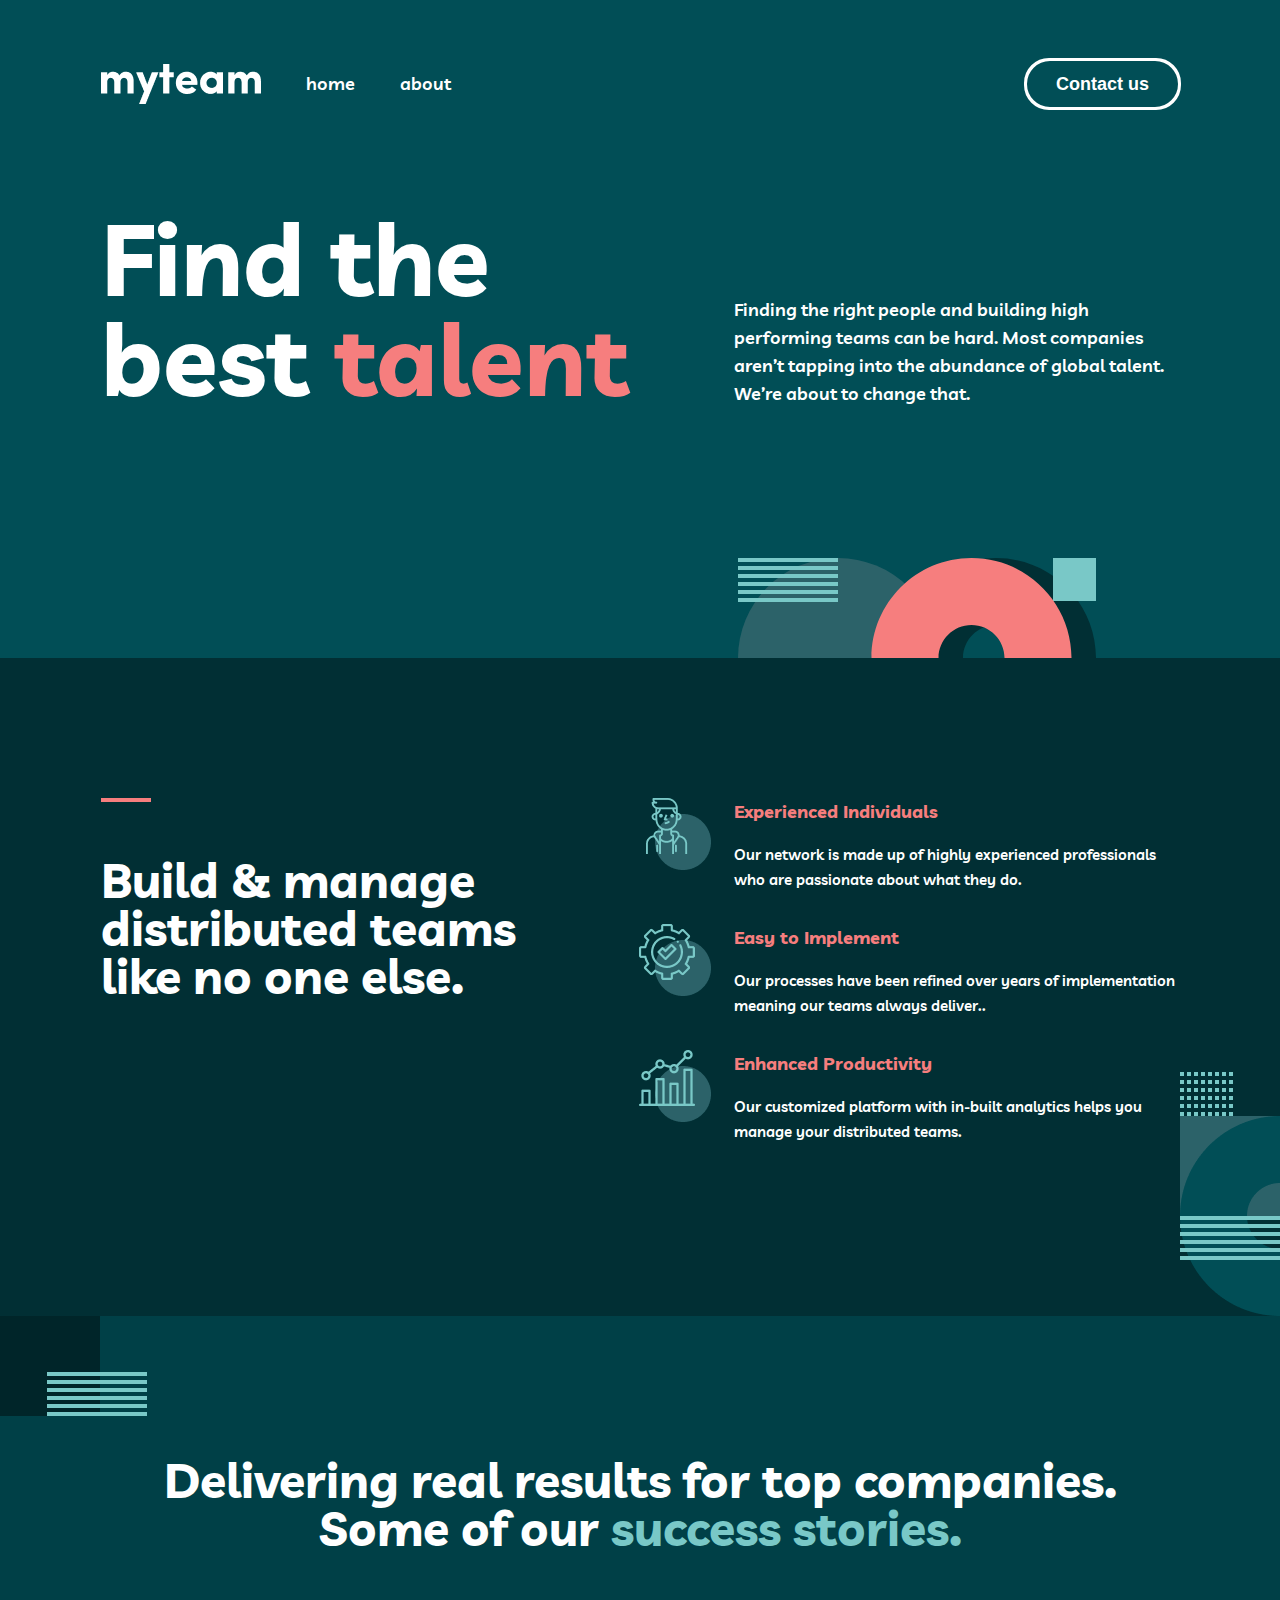
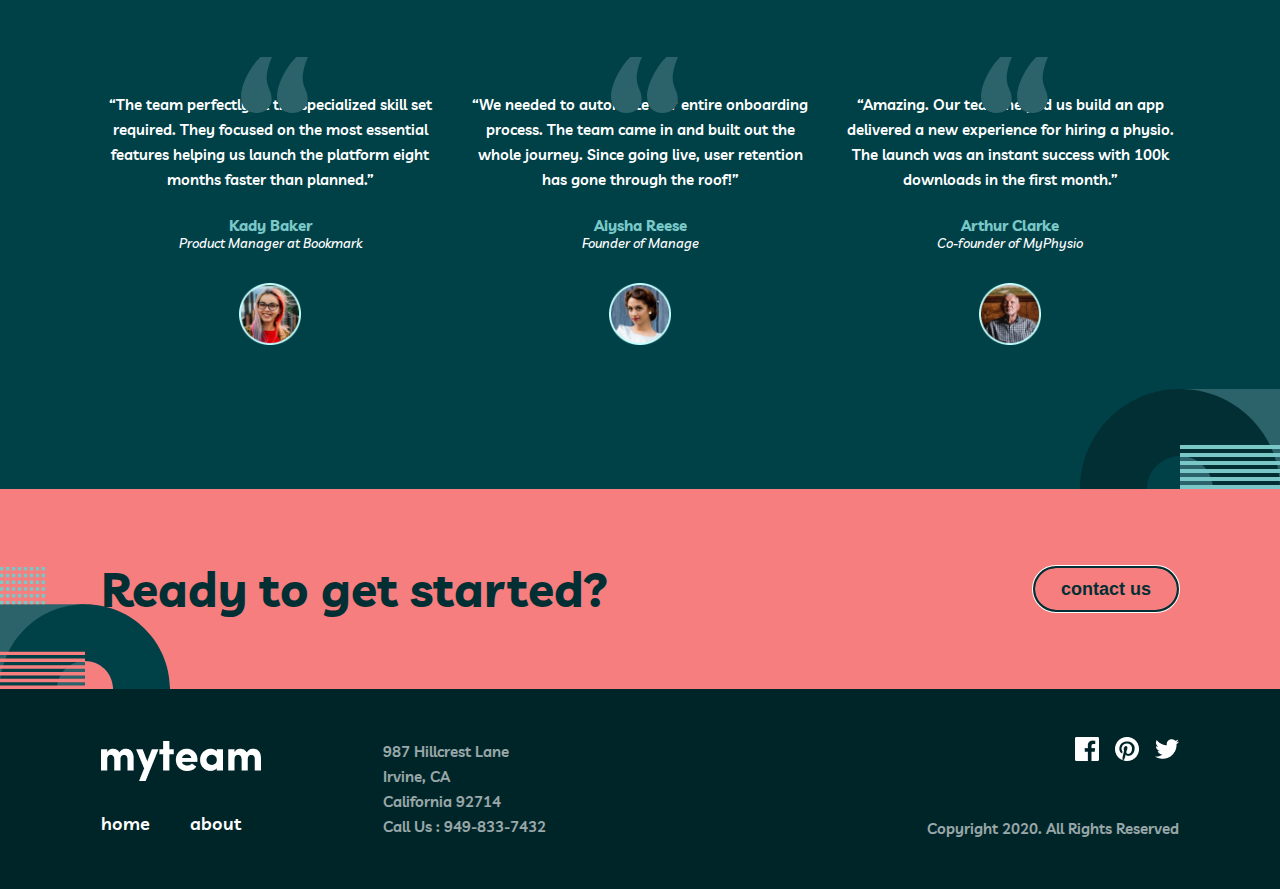
<file: index.html>
<!DOCTYPE html>
<html lang="en">

<head>
    <meta charset="UTF-8">
    <meta name="viewport" content="width=device-width, initial-scale=1.0">
    <link rel="stylesheet"
        href="https://fonts.googleapis.com/css2?family=Livvic:wght@100;200;300;400;500;600;700;900&display=swap"
        rel="stylesheet" />
    <link rel="stylesheet" href="./style.css">
    <title>Home</title>
</head>
<body>
    <header>
        <div class="container">
            <div class="header_main">
                <div class="header_links">
                    <img src="./assets/img/myteam.png" alt="">
                    <a class="header_link__item" href="#">Home</a>
                    <a class="header_link__item" href="./about.html">About</a>
                </div>
                <div>
                    <button class="header_btn">Contact us<button>
                            <button class="burger_btn">
                                <img src="./assets/img/icon/burger/burger.png" alt="">
                      </button>
                </div>
            </div>
            <div class="hero">
                <h1 class="hero_title">Find the best <span class="hero_title__span">talent</span></h1>
                <div class="hero_text_main">
                    <span class="hero_text__topborder"></span>
                    <p class="hero_text">Finding the right people and building high performing teams can be hard. Most
                        companies aren’t tapping into the abundance of global talent. We’re about to change that.</p>
                </div>
            </div>
        </div>
        <div>
            <img class="hero_left_img" src="./assets/img/hero_left.jpg" alt="left_bg">
            <img class="hero_bottom_img" src="./assets/img/Group 7 (1).svg" alt="btm_bg">
        </div>
    </header>
    <main>
        <section class="build">
            <div class="container build_main">
                <div class="build_desc">
                    <span class="build_desc__span"></span>
                    <h2 class="build_desc__text">Build & manage distributed teams like no one else.</h2>
                </div>
                <div>
                    <div class="build_individual">
                        <img src="./assets/img/Group 11.png" alt="">
                        <div class="build_individual__type">
                            <p class="build_individual__titile">Experienced Individuals</p>
                            <p class="build_individual__text">Our network is made up of highly experienced professionals
                                who are passionate about what they do.</p>
                        </div>
                    </div>
                    <div class="build_individual">
                        <img src="./assets/img/Group 12.png" alt="">
                        <div class="build_individual__type">
                            <p class="build_individual__titile">Easy to Implement</p>
                            <p class="build_individual__text">Our processes have been refined over years of
                                implementation meaning our teams always deliver..</p>
                        </div>
                    </div>
                    <div class="build_individual">
                        <img src="./assets/img/Group 13.png" alt="">
                        <div class="build_individual__type">
                            <p class="build_individual__titile">Enhanced Productivity</p>
                            <p class="build_individual__text">Our customized platform with in-built analytics helps you
                                manage your distributed teams.</p>
                        </div>
                    </div>
                </div>
            </div>
            <img class="build_bg__img" src="./assets/img/main_right.img.png" alt="">
        </section>

        <section class="deliver">
            <div class="container">
                <h1 class="deliver_title">Delivering real results for top companies. Some of our <span
                        class="deliver_title__span">success stories.</span></h1>
                <div class="deliver_main">
                    <div class="deliver_card">
                        <p class="deliver_card__dsc"> “The team perfectly fit the specialized skill set <br>required.
                            They focused on the most essential <br> features helping us launch the platform eight <br>
                            months faster than planned.”</p>
                        <h3 class="deliver_card__name">Kady Baker</h3>
                        <p class="deliver_card__text">Product Manager at Bookmark</p>
                        <img class="deliver_card__img" src="./assets/img/1-opa.png" alt="">
                        <img class="deliver_card_bgicon" src="./assets/img/qoshtirnog.svg" alt="">
                    </div>
                    <div class="deliver_card">
                        <h3 class="deliver_card__dsc"> “We needed to automate our entire onboarding <br>process. The
                            team
                            came in and built out the <br> whole journey. Since going live, user retention <br> has gone
                            through the roof!”</p>
                            <h3 class="deliver_card__name">Aiysha Reese</h3>
                            <p class="deliver_card__text">Founder of Manage</p>
                            <img class="deliver_card__img" src="./assets/img/2-opa.png" alt="">
                            <img class="deliver_card_bgicon" src="./assets/img/qoshtirnog.svg" alt="">
                    </div>
                    <div class="deliver_card">
                        <p class="deliver_card__dsc"> “Amazing. Our team helped us build an app <br> delivered a new
                            experience for hiring a physio. <br> The launch was an instant success with 100k <br>
                            downloads in the first month.”</p>
                        <h3 class="deliver_card__name">Arthur Clarke</h3>
                        <p class="deliver_card__text">Co-founder of MyPhysio</p>
                        <img class="deliver_card__img" src="./assets/img/brat.png" alt="">
                        <img class="deliver_card_bgicon" src="./assets/img/qoshtirnog.svg" alt="">
                    </div>
                </div>
            </div>
            <img class="deliver_left__bg" src="./assets/img/box.svg" alt="">
            <img class="deliver_bottom__bg" src="./assets/img/circle.svg" alt="">
        </section>

        <section class="start">
            <div class="container start_main">
                <h2 class="start_title">Ready to get started?</h2>
                <button class="start_btn">contact us</button>
            </div>
            <img class="start_bg__icon" src="./assets/img/footer-png.svg" alt="">
        </section>
    </main>
    <footer>
        <div class="container footer_main">
            <div class="footer_main__desc">
                <div>
                    <a href="">
                        <img src="./assets/img/myteam.png" alt="">
                    </a>
                    <ul class="footer_link__main">
                        <li><a class="footer_link" href="#">home</a></li>
                        <li><a class="footer_link" href="#">about</a></li>
                    </ul>
                </div>
                <p class="footer_info owner">987 Hillcrest Lane <br> Irvine, CA <br> California 92714 <br> Call Us :
                    949-833-7432</p>
            </div>
            <div class="footer_social__box">
                <div class="footer_social">
                    <img src="./assets/img/icons.png " alt="">
                </div>
                <p class="footer_info">Copyright 2020. All Rights Reserved</p>
            </div>
        </div>
    </footer>
</body>
</html>
</file>
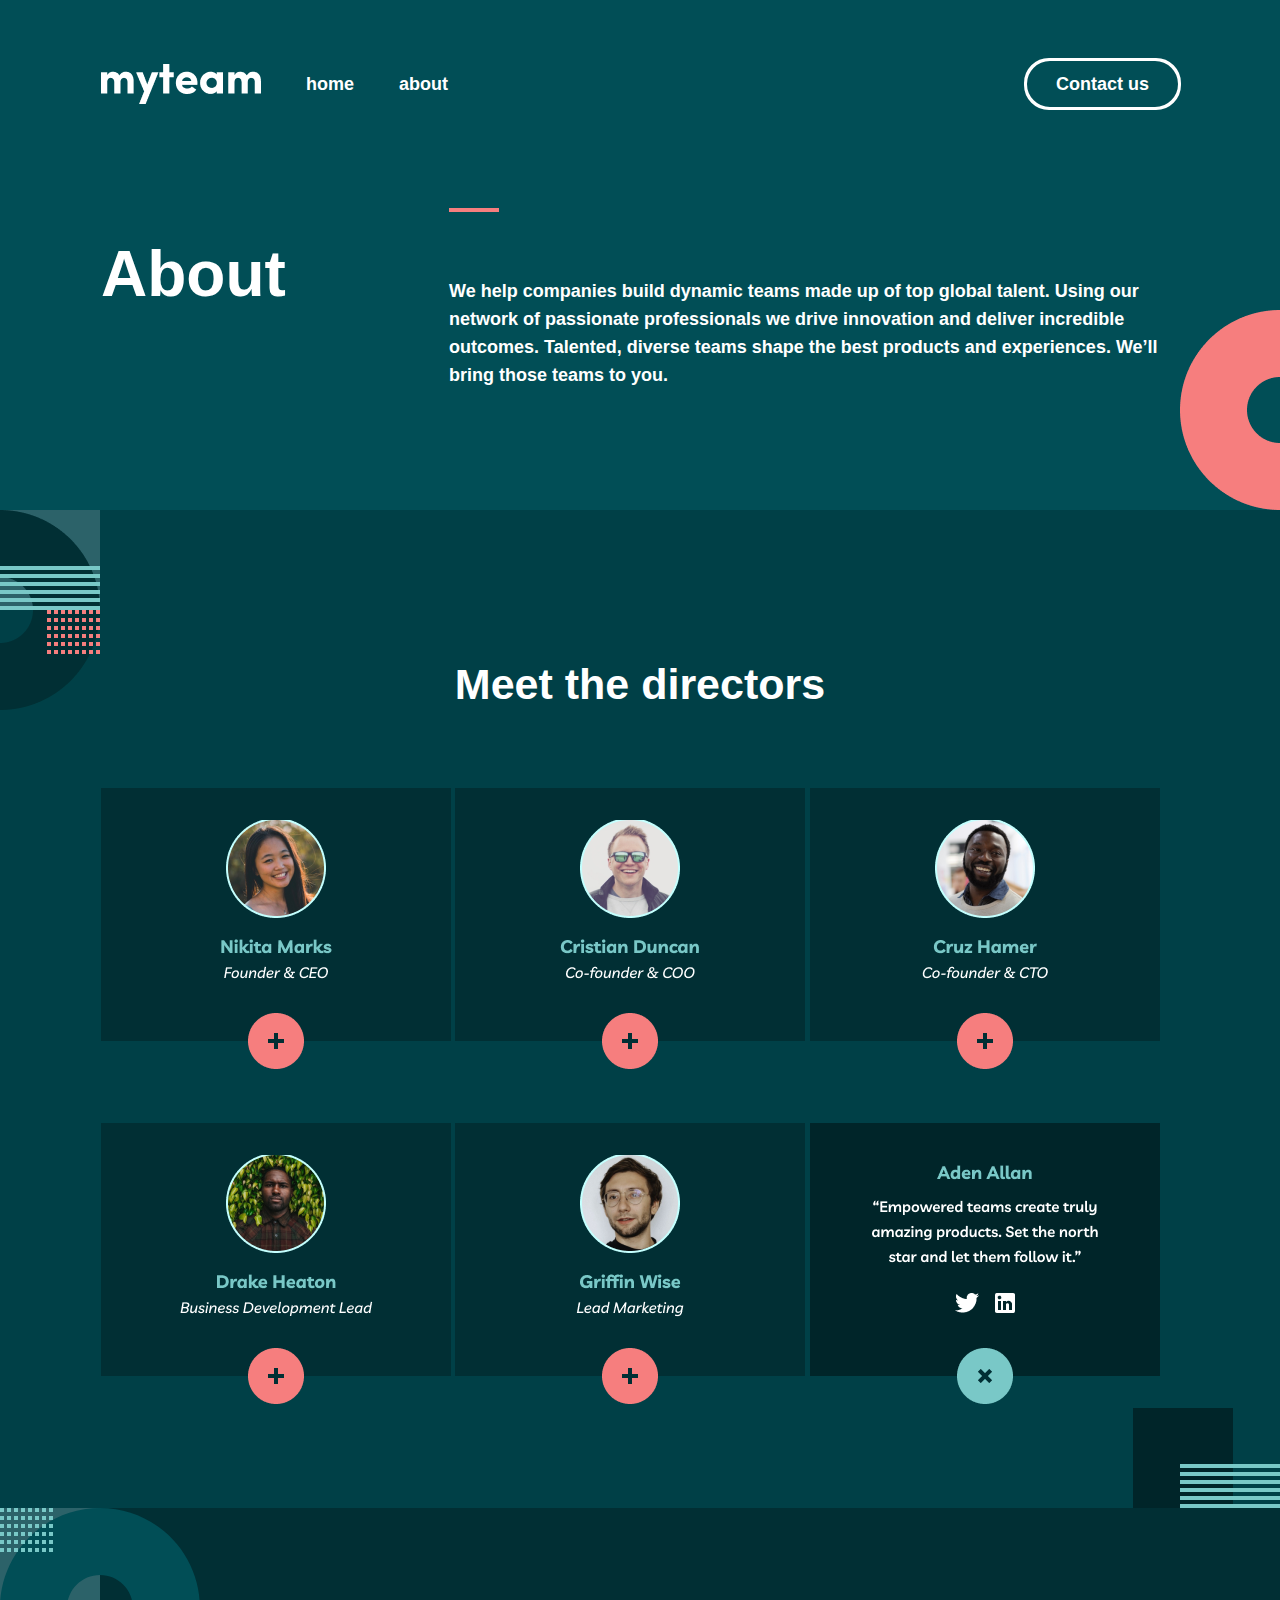
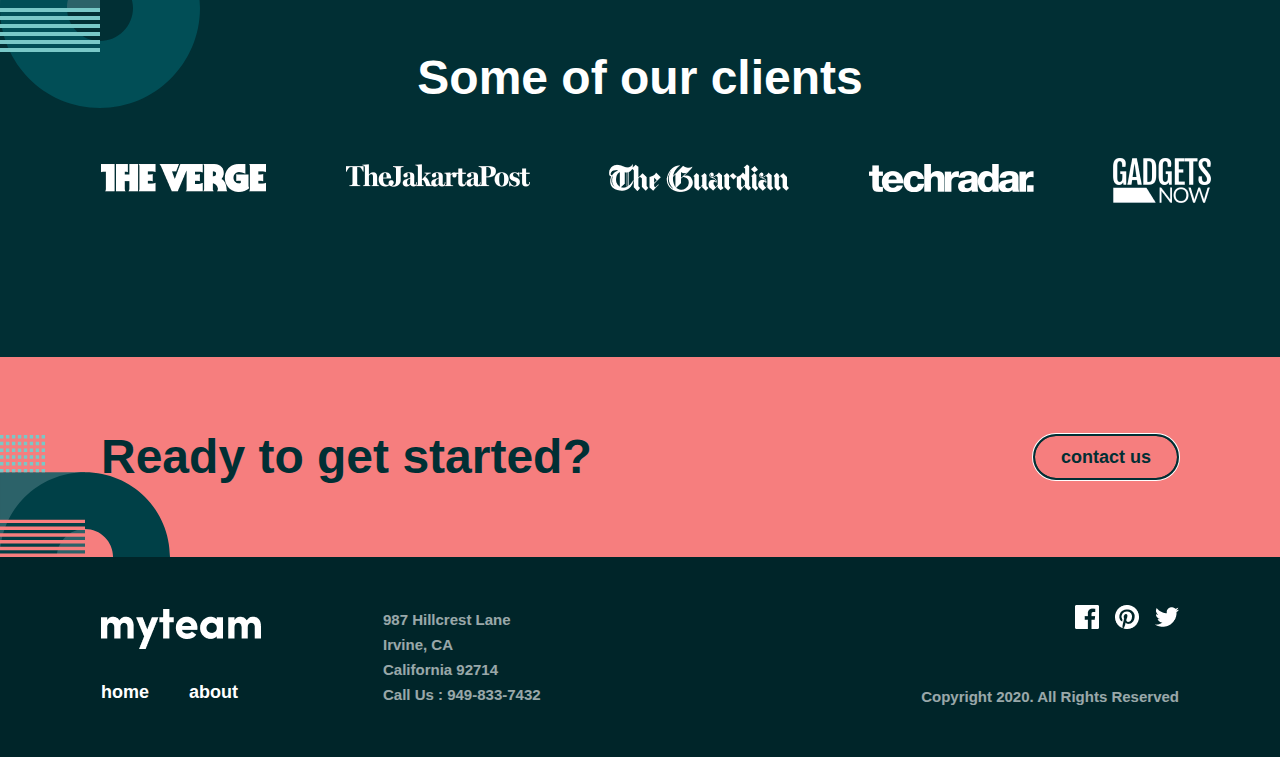
<file: about.html>
<!DOCTYPE html>
<html lang="en">
<head>
    <meta charset="UTF-8">
    <meta name="viewport" content="width=device-width, initial-scale=1.0">
    <link rel="stylesheet" href="./style.css">
    <title>ABOUT</title>
</head>
<body class="about_body">
    <header>
        <div class="container about_back">
            <div class="header_main">
                <div class="header_links">
                    <img src="./assets/img/myteam.png" alt="">
                    <a class="header_link__item" href="./index.html ">Home</a>
                    <a class="header_link__item" href="#">About</a>
                </div>
                <div>
                    <button class="header_btn">Contact us<button>
                            <button class="burger_btn">
                                <img src="./assets/img/icon/burger/burger.png" alt="">
                      </button>
                </div>
            </div>  
            <div class="about_main">
                <h2 class="about_title">About</h2>
                <div class="about_title_main">
                    <span class="about_title_topborder"></span>
                    <p class="about_text">We help companies build dynamic teams made up of top global talent. Using our network of passionate professionals we drive innovation and deliver incredible outcomes. Talented, diverse teams shape the best products and experiences. We’ll bring those teams to you.</p>
                </div>
            </div> 
        </div>
        <img class="about_img" src="./assets/img/about_img.png" alt="">
    </header>
    <main class="about_meet">
        <div class="container">
            <div class="about_links">
                <h2 class="meet_links_text">Meet the directors</h2>
                <div class="about_meet__img">
                    <img class="meet_img" src="./assets/img/about rasm1.png" alt="">
                    <img class="meet_img" src="./assets/img/about rasm2.png" alt="">
                    <img class="meet_img" src="./assets/img/about rasm3.png" alt="">
                    <div class="about_meet2">
                        <img class="meet_img" src="./assets/img/about rasm4.png" alt="">
                        <img class="meet_img" src="./assets/img/about rasm5.png" alt="">
                        <img class="meet_img" src="./assets/img/about rasm6.png" alt="">
                    </div>
                </div>
            </div>
        </div>
        <img class="about_img_src" src="./assets/img/about left.png.png" alt="">
        <img class="about_img_alt" src="./assets/img/about box.png.png" alt="">
    </main>
    <section class="section_some">
        <div class="container">
            <h2 class="section_some__text">Some of our clients</h2>
            <div class="section_some_img">
                <img src="./assets/img/section_some.png.png" alt="">
            </div>
        </div>
        <img class="section_some__right" src="./assets/img/section_some.right.svg" alt="">
    </section>
    <section class="start">
        <div class="container start_main">
            <h2 class="start_title">Ready to get started?</h2>
            <button class="start_btn">contact us</button>
        </div>
        <img class="start_bg__icon" src="./assets/img/footer-png.svg" alt="">
    </section>
</main>
<footer>
    <div class="container footer_main">
        <div class="footer_main__desc">
            <div>
                <a href="">
                    <img src="./assets/img/myteam.png" alt="">
                </a>
                <ul class="footer_link__main">
                    <li><a class="footer_link" href="#">home</a></li>
                    <li><a class="footer_link" href="#">about</a></li>
                </ul>
            </div>
            <p class="footer_info owner">987 Hillcrest Lane <br> Irvine, CA <br> California 92714 <br> Call Us :
                949-833-7432</p>
        </div>
        <div class="footer_social__box">
            <div class="footer_social">
                <img src="./assets/img/icons.png " alt="">
            </div>
            <p class="footer_info">Copyright 2020. All Rights Reserved</p>
        </div>
    </div>
</footer>
</body>
</html>
</file>
<file: style.css>
:root {
    --primary: #014e56
}

*,
*::after,
*::before {
    box-sizing: border-box;
    margin: 0;
    padding: 0;
}

body {
    font-family: "Livvic", sans-serif;
}

a {
    text-decoration: none;
}

.container {
    max-width: 1110px;
    margin: 0 auto;
    padding: 0 1rem;
}

button {
    border: none;
    background-color: transparent;
    outline: auto;
    cursor: pointer;
}

header {
    background-color: var(--primary);
    position: relative;
}

.header_main {
    display: flex;
    align-items: center;
    justify-content: space-between;
    padding: 60px 0 100px 0;
}

.header_links {
    display: flex;
    align-items: center;
    column-gap: 45px;
    text-transform: lowercase;
}

.header_link__item {
    color: #fff;
    font-size: 18px;
    font-weight: 600;
    line-height: 28px;
    border-bottom: 1px solid transparent;
    transition: all 0.3s;
}

.header_link__item:hover {
    border-bottom: 1px solid white;
    transition: all 0.3s;
}

.header_btn {
    color: #fff;
    border-radius: 24px;
    border: px;
    font-size: 18px;
    font-weight: 600;
    line-height: 28px;
    padding: 10px 30px;
    transition: all 0.3s;
}

.header_btn:hover {
    color: #002529;
    font-size: 18px;
    background-color: #fff;
    transition: all 0.3s;
}

.burger_btn {
    display: none;
    outline: none;
}

.hero {
    padding-bottom: 250px;
    display: flex;
    align-items: end;
    justify-content: space-between;
}

.hero_title {
    width: 605px;
    color: #fff;
    font-size: 100px;
    font-weight: 700;
    line-height: 100px;
}

.hero_title__span {
    color: #f67e7e;
    font-size: 100px;
    font-weight: 700;
    line-height: 100px;
}

.hero_text {
    width: 445px;
    color: #fff;
    font-size: 18px;
    font-weight: 600;
    line-height: 28px;
    padding-top: 65px;
}

.hero_text__topborder {
    display: block;
    width: 50px;
    height: 4px;
    background-color: #79c8c7;
}

.hero_left_img {
    position: absolute;
    bottom: 252px;
}

.hero_bottom_img {
    position: absolute;
    bottom: 0;
    right: 184px;
}

.build {
    background-color: #012F34;
    position: relative;
    padding: 140px 0;
}

.build_main {
    display: flex;
    align-items: start;
    justify-content: space-between;
}

.build_bg__img {
    position: absolute;
    bottom: 0;
    right: 0;
}

.build_desc__text {
    max-width: 445px;
    color: #fff;
    font-size: 48px;
    font-weight: 700;
    line-height: 48px;
    padding-top: 54px;
}

.build_desc__span {
    display: block;
    width: 50px;
    height: 4px;
    background-color: #f67e7e;
}

.build_individual {
    display: flex;
    align-items: start;
    column-gap: 23px;
    padding-bottom: 32px;
}

.build_individual__type {
    max-width: 445px;
}

.build_individual__titile {
    color: #f67e7e;
    font-size: 18px;
    font-weight: 700;
    line-height: 28px;
    padding-bottom: 1rem;
}

.build_individual__text {
    color: #fff;
    font-size: 15px;
    font-weight: 600;
    line-height: 25px;
}

.deliver {
    background-color: #004047;
    padding: 140px 0;
    position: relative;
}

.deliver_left__bg {
    position: absolute;
    left: 0;
    top: 0;
}

.deliver_bottom__bg {
    position: absolute;
    right: 0;
    bottom: 0;
}

.deliver_title {
    color: #fff;
    text-align: center;
    font-size: 48px;
    font-weight: 700;
    line-height: 48px;
}

.deliver_title__span {
    color: #79c8c7;
    font-size: 48px;
}

.deliver_main {
    display: grid;
    column-gap: 2rem;
    row-gap: 100px;
    grid-template-columns: repeat(auto-fit, minmax(325px, 1fr));
    margin-top: 60px;
}

.deliver_card {
    text-align: center;
    padding-top: 80px;
    position: relative;
    /* z-index: 10; */
}

.deliver_card_bgicon {
    position: absolute;
    top: 45px;
    left: 140px;
}

.deliver_card__dsc {
    color: #fff;
    font-size: 15px;
    font-weight: 600;
    line-height: 25px;
    z-index: 10;

}

.deliver_card__name {
    color: #79c8c7;
    font-size: 15px;
    font-weight: 700;
    padding-top: 24px;
}

.deliver_card__text {
    color: #fff;
    font-size: 13px;
    font-style: italic;
    font-weight: 500;
    padding-bottom: 32px;
}

.deliver_card__img {
    max-width: 62px;
}

.start {
    background-color: #f67e7e;
    padding: 76px 0;
    position: relative;
    transition: all 0.4s;
}

.start_bg__icon {
    width: 170px;
    position: absolute;
    bottom: 0;
    left: 0;
}
.start_btn:hover{
    background-color: #fff;
    transition: all 0.4s;
}

.start_main {
    display: flex;
    align-items: center;
    justify-content: space-between;

}

.start_title {
    color: #012F34;
    font-size: 48px;
    font-weight: 700;
    line-height: 48px;
}

.start_btn {
    color: #012F34;
    font-size: 18px;
    font-weight: 600;
    line-height: 28px;
    border-radius: 24px;
    border: 2px solid #012F34;
    padding: 7px 26px;
    z-index: 1;
}

footer {
    background-color: #002529;
    padding: 48px 00;
}

.footer_link__main {
    display: flex;
    align-items: center;
    list-style: none;
    column-gap: 40px;
    padding-top: 25px;
}

.footer_link {
    color: #fff;
    font-size: 18px;
    font-weight: 600;
    line-height: 28px;
    border-bottom: 2px solid transparent;
    transition: all 0.3s;
}

.footer_link:hover {
    border-bottom: 2px solid #fff;
    transition: all 0.3s;
}

.footer_info {
    color: #fff;
    font-size: 15px;
    font-weight: 600;
    line-height: 25px;
    opacity: 0.6;
    text-align: right;
}

.footer_main__desc {
    display: flex;
    align-items: center;
    column-gap: 122px;
}

.footer_social {
    padding-bottom: 51px;
    max-width: 104px;
    margin-left: auto;
}

.footer_social__box {
    width: 265px;
}

.footer_main {
    display: flex;
    align-items: center;
    justify-content: space-between;
}

.owner {
    text-align-last: left;
}

.about_main {
    padding-bottom: 250px;
    display: flex;
    align-items: end;
    justify-content: space-between;
}

.about_title{
    width: 605px;
    color: #fff;
    font-size: 64px;
    font-weight: 700;
    line-height: 100px;
    font-family: "livvic" sans-serif;
    padding-bottom: 65px;
}
.about_title_topborder{
    display: block;
    width: 50px;
    height: 4px;
    background-color: #F67E7E;
}
.about_text {
    width: 730px;
    color: #fff;
    font-size: 18px;
    font-weight: 600;
    line-height: 28px;
    padding-top: 65px;
} 
.about_body{
    font-family: "Livvic", sans-serif;
}  
.about_back{
    width: 1110px;
    height: 510px;
}
.about_img{
    position: absolute;
    right: 0;
    bottom: 0;
}
.about_meet{
    padding: 100px 0;
    background-color: #004047;
    position: relative;
}
.about_img_src{
    position: absolute;
    top: 0;
    left: 0;
}
.about_img_alt{
    position: absolute;
    right: 0;
    bottom: 0;
}
.meet_links_text{
    color: #fff;
    font-size: 43px;
    font-weight: 700;
    line-height: 48px;
    text-align: center;
    padding-top: 50px;
}
.about_meet__img{
    padding-top: 80px;

}
.about_meet2{
    padding-top: 50px;
}
.section_some{
    background-color: #012F34;
    padding: 150px 0;
    position: relative;
}
.section_some__right{
    position: absolute;
    left: 0;
    top: 0;
}
.section_some__text{
    font-size: 48px;
    font-weight: 700;
    line-height: 40px;
    text-align: center;
    color: #fff;
}
.section_some_img{
    padding-top: 60px;
}



@media screen and (max-width:1294px) {
    .hero_left_img {
        display: none;
    }

    .hero_text__topborder {
        display: none;
    }

    .section_right {
        display: none;
    }

}

@media screen and (max-width:1030px) {
    .hero {
        flex-direction: column;
        align-items: center;
    }

    .hero_title {
        width: 360px;
        text-align: center;
        font-size: 64px;
        line-height: 16px;
    }

    .hero_title__span {
        font-size: 64px;
    }

    .hero_text {
        max-width: 600px;
        width: 100%;
        text-align: center;
        line-height: 36px;
        padding: 0;

    }

    .hero_bottom_img {
        left: 0;
        right: 0;
        margin: 0 auto;
    }

    .section_main {
        flex-direction: column;
        align-items: center;
    }

    .section_title {
        text-align: center;
        font-size: 40px;
    }


}

@media screen and (max-width:967px) {
    .build_main {
        flex-direction: column;
        align-items: start;
        padding-left: 100px;
    }

    .build_desc {
        margin-bottom: 64px;
    }

    .build_desc__text {
        font-size: 32px;
        line-height: 32px;
    }

    .build_bg__img {
        top: 0;
    }

    .deliver_title {
        font-size: 32px;
        line-height: 35px;
    }

    .deliver_title__span {
        font-size: 32px;
    }
}

@media screen and (max-width:685px) {
    .build_main {
        padding-left: 50px;
    }

}

@media screen and (max-width:550px) {
    .build_individual {
        flex-direction: column;
        align-items: center;
    }

    .build_individual__type {
        text-align: center;
    }

    .build_desc__text {
        width: 240px;
    }

    .build_individual img {
        padding-bottom: 16px;
    }

    .build {
        padding: 64px 0;
    }

    .build_main {
        padding: 0 20px;
    }

    .start_main {
        flex-direction: column;
        gap: 24px;
    }

    .start_title {
        width: 327px;
        text-align: center;
        line-height: 32px;
    }

    .start_btn {
        margin-bottom: 20px;
    }
    .about_main{
        flex-direction: column;
        text-align: center;
    }
}

@media screen and (max-width:600px) {
    .header_link__item {
        display: none;
    }

    .header_btn {
        display: none;
    }

    .burger_btn {
        display: block;
    }

}

@media screen and (max-width:450px) {

    .hero_title {
        width: 360px;
        text-align: center;
        font-size: 40px;
        line-height: 16px;
    }

    .hero_title__span {
        font-size: 40px;
    }
}
</file>
